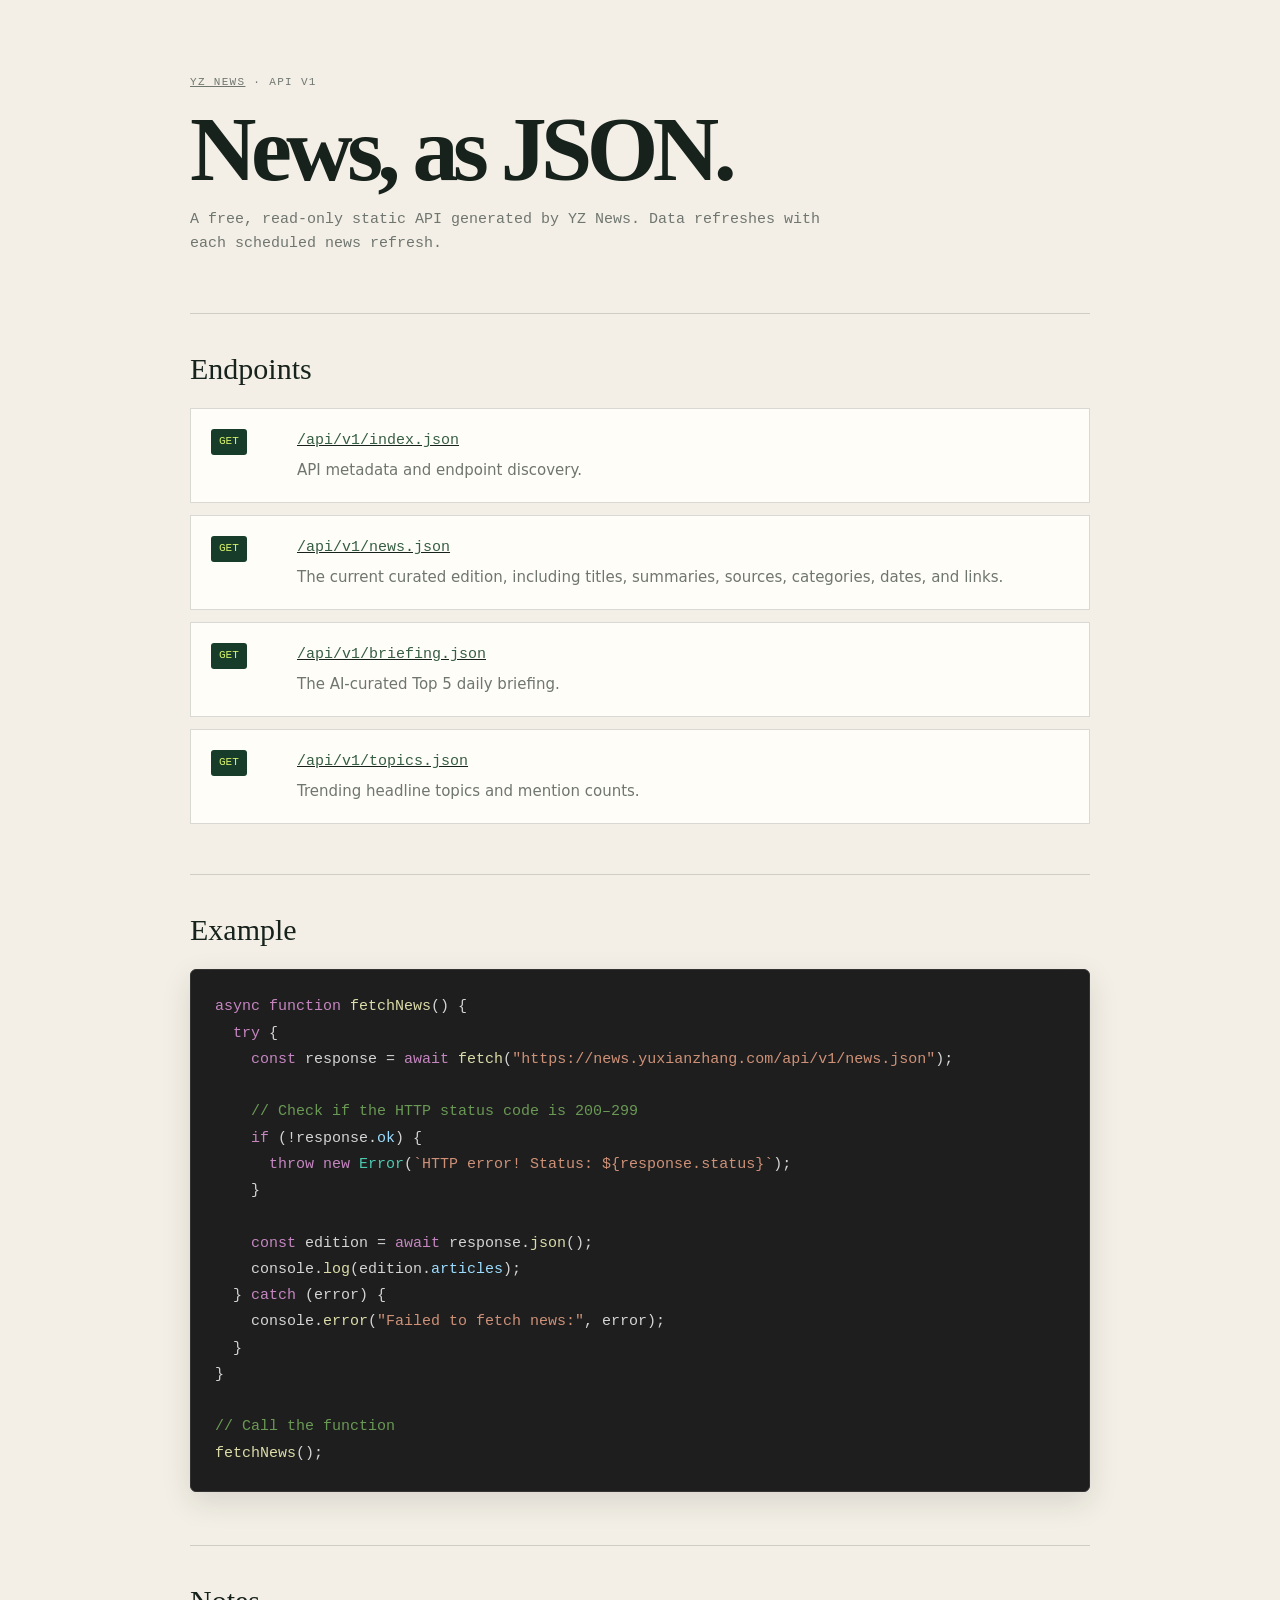
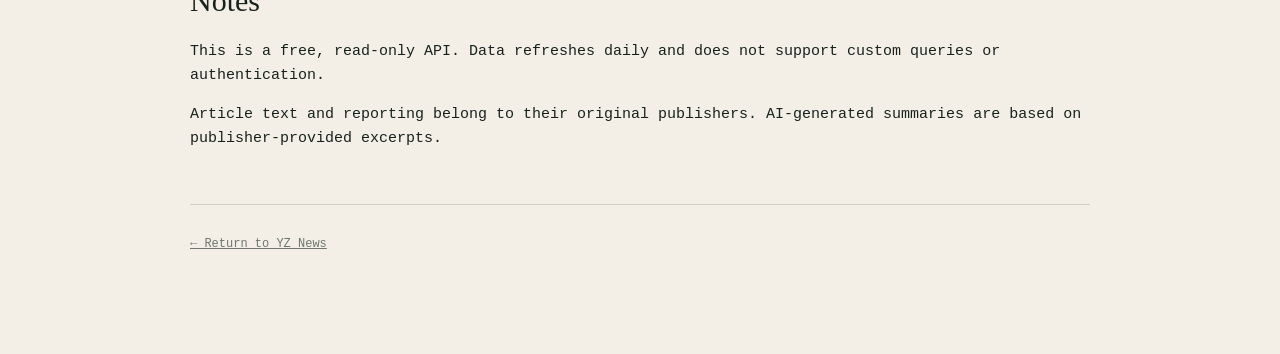
<file: public/api/index.html>
<!doctype html>
<html lang="en">
<head>
  <meta charset="utf-8">
  <meta name="viewport" content="width=device-width, initial-scale=1">
  <title>YZ News API</title>
  <style>
    :root { color-scheme: light; --paper:#f3efe6; --ink:#17221c; --green:#173d2a; --acid:#d8f26a; --muted:#6f766f; --line:rgba(23,34,28,.16); }
    * { box-sizing: border-box; }
    body { margin:0; color:var(--ink); background:var(--paper); font:15px/1.6 ui-monospace, SFMono-Regular, Menlo, monospace; }
    main { width:min(900px, calc(100% - 40px)); margin:auto; padding:70px 0 100px; }
    header { padding-bottom:42px; border-bottom:1px solid var(--line); }
    .label { color:var(--muted); font-size:11px; letter-spacing:.12em; text-transform:uppercase; }
    h1 { margin:12px 0; font:600 clamp(48px,9vw,92px)/.95 Georgia,serif; letter-spacing:-.06em; }
    header p { max-width:650px; color:var(--muted); }
    section { padding:38px 0; border-bottom:1px solid var(--line); }
    h2 { margin:0 0 22px; font:500 30px Georgia,serif; }
    .endpoint { display:grid; grid-template-columns:70px 1fr; gap:16px; align-items:start; padding:20px; margin:12px 0; border:1px solid var(--line); background:#fffdf8; }
    .method { width:max-content; padding:4px 8px; color:var(--acid); background:var(--green); border-radius:3px; font-size:11px; }
    code { color:#365e43; overflow-wrap:anywhere; }
    .endpoint p { margin:5px 0 0; color:var(--muted); font-family:system-ui,sans-serif; }
    a { color:inherit; }
    pre { overflow:auto; padding:24px; color:#d4d4d4; background:#1e1e1e; border:1px solid #333; border-radius:6px; box-shadow:0 10px 30px rgba(23,34,28,.12); line-height:1.75; }
    pre code { color:inherit; }
    .code-keyword { color:#c586c0; }
    .code-function { color:#dcdcaa; }
    .code-string { color:#ce9178; }
    .code-property { color:#9cdcfe; }
    .code-comment { color:#6a9955; }
    .code-type { color:#4ec9b0; }
    footer { padding-top:30px; color:var(--muted); font-size:12px; }
    @media (max-width:560px) { .endpoint { grid-template-columns:1fr; } }
  </style>
</head>
<body>
  <main>
    <header>
      <span class="label"><a href="https://news.yuxianzhang.com">YZ News</a> · API v1</span>
      <h1>News, as JSON.</h1>
      <p>A free, read-only static API generated by YZ News. Data refreshes with each scheduled news refresh.</p>
    </header>

    <section>
      <h2>Endpoints</h2>
      <div class="endpoint">
        <span class="method">GET</span>
        <div><a href="/api/v1/index.json"><code>/api/v1/index.json</code></a><p>API metadata and endpoint discovery.</p></div>
      </div>
      <div class="endpoint">
        <span class="method">GET</span>
        <div><a href="/api/v1/news.json"><code>/api/v1/news.json</code></a><p>The current curated edition, including titles, summaries, sources, categories, dates, and links.</p></div>
      </div>
      <div class="endpoint">
        <span class="method">GET</span>
        <div><a href="/api/v1/briefing.json"><code>/api/v1/briefing.json</code></a><p>The AI-curated Top 5 daily briefing.</p></div>
      </div>
      <div class="endpoint">
        <span class="method">GET</span>
        <div><a href="/api/v1/topics.json"><code>/api/v1/topics.json</code></a><p>Trending headline topics and mention counts.</p></div>
      </div>
    </section>

    <section>
      <h2>Example</h2>
      <pre><code><span class="code-keyword">async function</span> <span class="code-function">fetchNews</span>() {
  <span class="code-keyword">try</span> {
    <span class="code-keyword">const</span> response = <span class="code-keyword">await</span> <span class="code-function">fetch</span>(<span class="code-string">"https://news.yuxianzhang.com/api/v1/news.json"</span>);

    <span class="code-comment">// Check if the HTTP status code is 200–299</span>
    <span class="code-keyword">if</span> (!response.<span class="code-property">ok</span>) {
      <span class="code-keyword">throw new</span> <span class="code-type">Error</span>(<span class="code-string">`HTTP error! Status: ${response.status}`</span>);
    }

    <span class="code-keyword">const</span> edition = <span class="code-keyword">await</span> response.<span class="code-function">json</span>();
    console.<span class="code-function">log</span>(edition.<span class="code-property">articles</span>);
  } <span class="code-keyword">catch</span> (error) {
    console.<span class="code-function">error</span>(<span class="code-string">"Failed to fetch news:"</span>, error);
  }
}

<span class="code-comment">// Call the function</span>
<span class="code-function">fetchNews</span>();</code></pre>
    </section>

    <section>
      <h2>Notes</h2>
      <p>This is a free, read-only API. Data refreshes daily and does not support custom queries or authentication.</p>
      <p>Article text and reporting belong to their original publishers. AI-generated summaries are based on publisher-provided excerpts.</p>
    </section>

    <footer><a href="/">← Return to YZ News</a></footer>
  </main>
</body>
</html>
</file>
